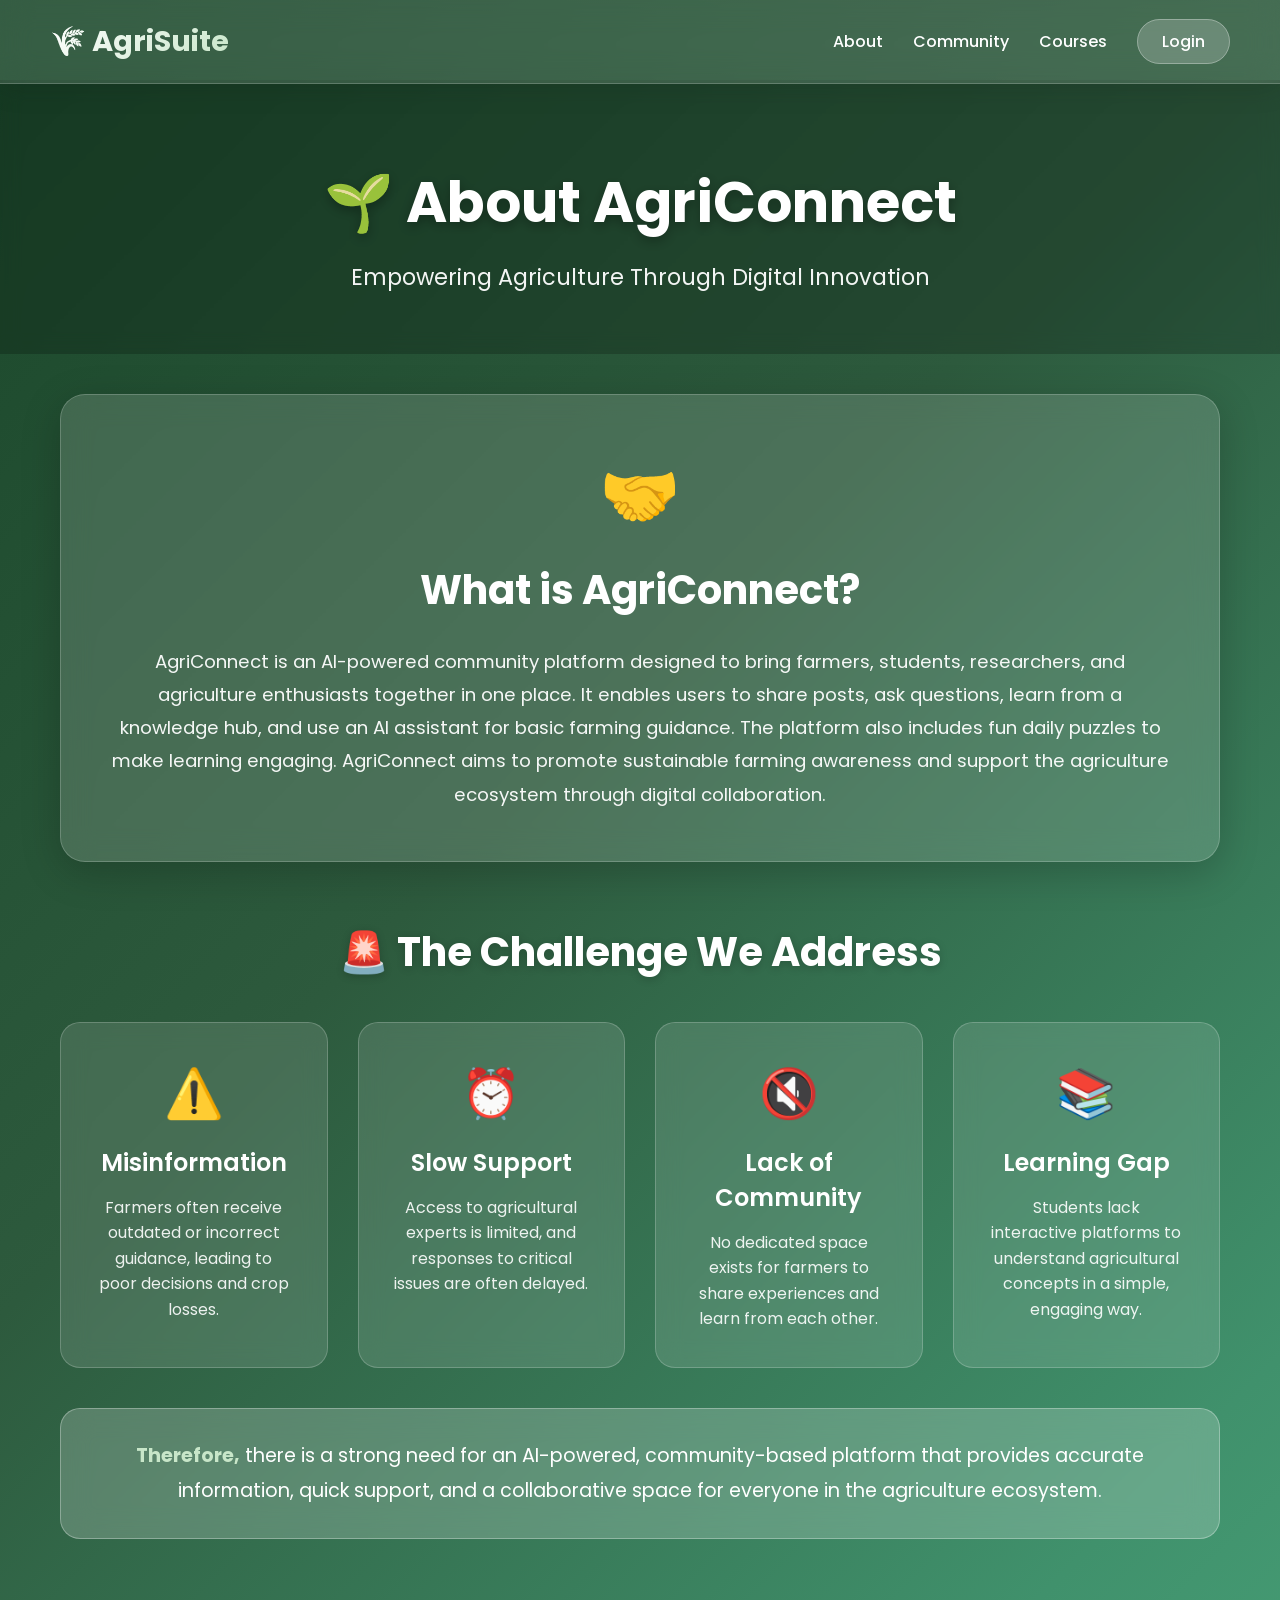
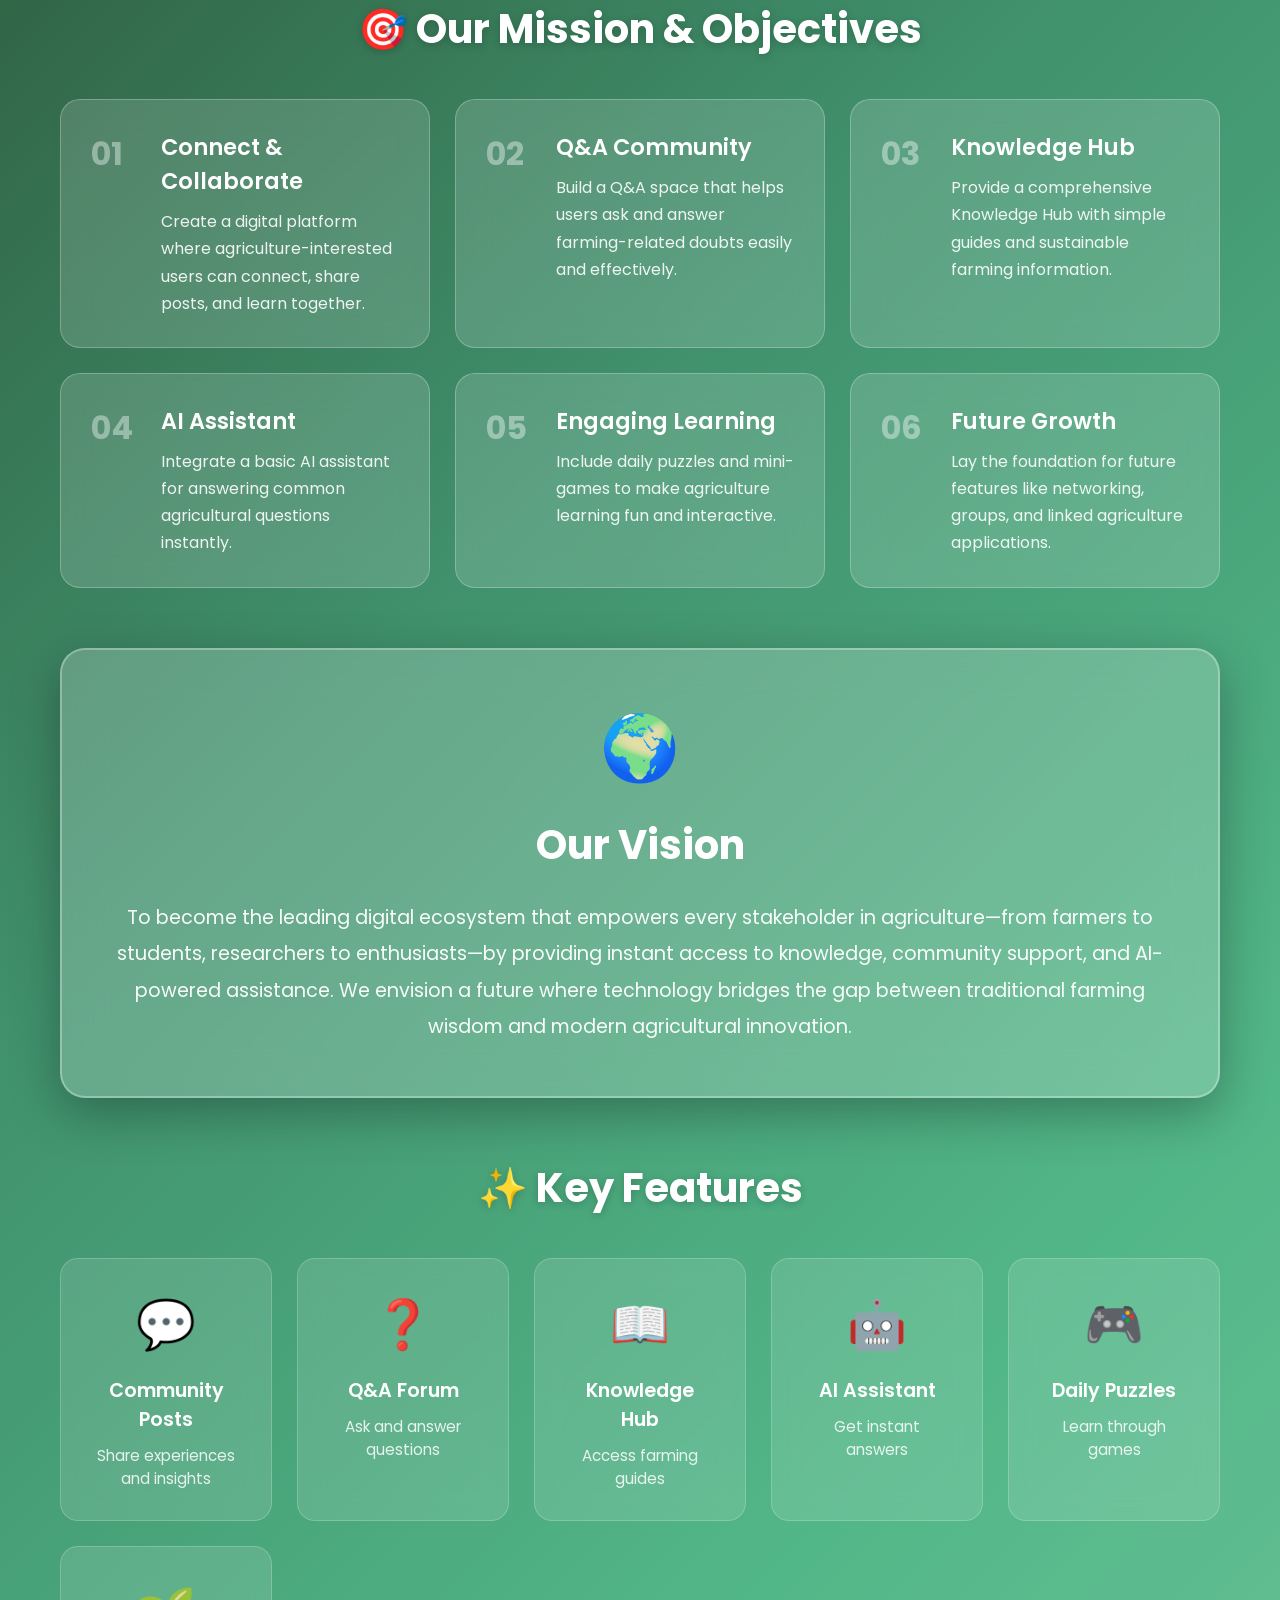
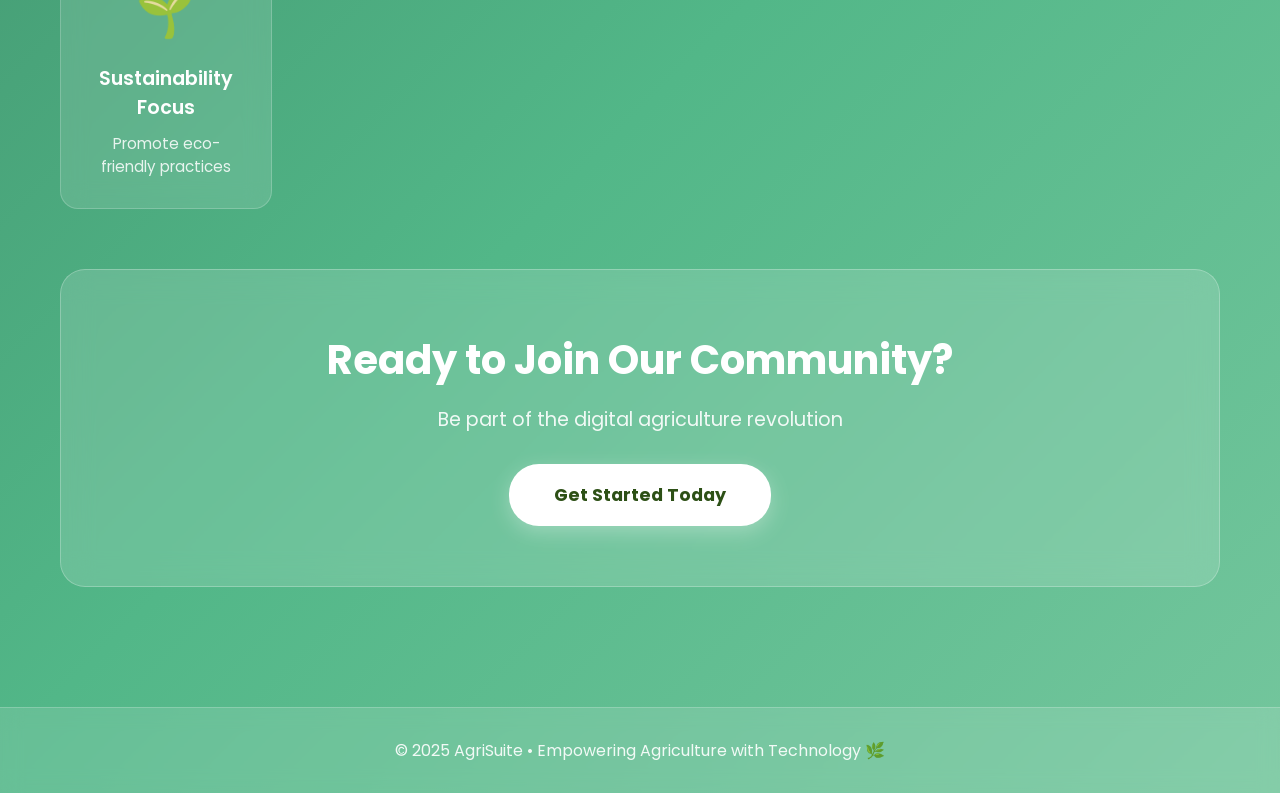
<file: index.html>
<!DOCTYPE html>
<html lang="en">
<head>
    <meta charset="UTF-8">
    <meta name="viewport" content="width=device-width, initial-scale=1.0">
    <title>AgriSuite – About Us</title>
    <link rel="stylesheet" href="style.css">
    <link href="https://fonts.googleapis.com/css2?family=Poppins:wght@300;400;600;700&display=swap" rel="stylesheet">
</head>

<body>

    <!-- NAVBAR -->
    <nav class="navbar" id="navbar">
        <div class="logo">🌾 AgriSuite</div>

        <ul class="nav-links">
            <li><a href="about.html">About</a></li>
            <li><a href="#">Community</a></li>
            <li><a href="#">Courses</a></li>
            <li><a href="login.html" class="login-btn">Login</a></li>
        </ul>
    </nav>

    <!-- HERO SECTION -->
    <section class="hero">
        <div class="hero-content">
            <h1>🌱 About AgriConnect</h1>
            <p>Empowering Agriculture Through Digital Innovation</p>
        </div>
    </section>

    <!-- MAIN CONTENT -->
    <div class="content-wrapper">

        <!-- INTRODUCTION -->
        <section class="intro-section">
            <div class="intro-card">
                <div class="icon-wrapper">
                    <span class="icon">🤝</span>
                </div>
                <h2>What is AgriConnect?</h2>
                <p>AgriConnect is an AI-powered community platform designed to bring farmers, students, researchers, and agriculture enthusiasts together in one place. It enables users to share posts, ask questions, learn from a knowledge hub, and use an AI assistant for basic farming guidance. The platform also includes fun daily puzzles to make learning engaging. AgriConnect aims to promote sustainable farming awareness and support the agriculture ecosystem through digital collaboration.</p>
            </div>
        </section>

        <!-- THE PROBLEM -->
        <section class="problem-section">
            <h2 class="section-title">🚨 The Challenge We Address</h2>
            <div class="problem-grid">
                <div class="problem-card">
                    <div class="problem-icon">⚠️</div>
                    <h3>Misinformation</h3>
                    <p>Farmers often receive outdated or incorrect guidance, leading to poor decisions and crop losses.</p>
                </div>
                <div class="problem-card">
                    <div class="problem-icon">⏰</div>
                    <h3>Slow Support</h3>
                    <p>Access to agricultural experts is limited, and responses to critical issues are often delayed.</p>
                </div>
                <div class="problem-card">
                    <div class="problem-icon">🔇</div>
                    <h3>Lack of Community</h3>
                    <p>No dedicated space exists for farmers to share experiences and learn from each other.</p>
                </div>
                <div class="problem-card">
                    <div class="problem-icon">📚</div>
                    <h3>Learning Gap</h3>
                    <p>Students lack interactive platforms to understand agricultural concepts in a simple, engaging way.</p>
                </div>
            </div>
            <div class="problem-summary">
                <p><strong>Therefore,</strong> there is a strong need for an AI-powered, community-based platform that provides accurate information, quick support, and a collaborative space for everyone in the agriculture ecosystem.</p>
            </div>
        </section>

        <!-- OUR MISSION -->
        <section class="mission-section">
            <h2 class="section-title">🎯 Our Mission & Objectives</h2>
            <div class="mission-grid">
                <div class="mission-card">
                    <div class="mission-number">01</div>
                    <div class="mission-content">
                        <h3>Connect & Collaborate</h3>
                        <p>Create a digital platform where agriculture-interested users can connect, share posts, and learn together.</p>
                    </div>
                </div>
                <div class="mission-card">
                    <div class="mission-number">02</div>
                    <div class="mission-content">
                        <h3>Q&A Community</h3>
                        <p>Build a Q&A space that helps users ask and answer farming-related doubts easily and effectively.</p>
                    </div>
                </div>
                <div class="mission-card">
                    <div class="mission-number">03</div>
                    <div class="mission-content">
                        <h3>Knowledge Hub</h3>
                        <p>Provide a comprehensive Knowledge Hub with simple guides and sustainable farming information.</p>
                    </div>
                </div>
                <div class="mission-card">
                    <div class="mission-number">04</div>
                    <div class="mission-content">
                        <h3>AI Assistant</h3>
                        <p>Integrate a basic AI assistant for answering common agricultural questions instantly.</p>
                    </div>
                </div>
                <div class="mission-card">
                    <div class="mission-number">05</div>
                    <div class="mission-content">
                        <h3>Engaging Learning</h3>
                        <p>Include daily puzzles and mini-games to make agriculture learning fun and interactive.</p>
                    </div>
                </div>
                <div class="mission-card">
                    <div class="mission-number">06</div>
                    <div class="mission-content">
                        <h3>Future Growth</h3>
                        <p>Lay the foundation for future features like networking, groups, and linked agriculture applications.</p>
                    </div>
                </div>
            </div>
        </section>

        <!-- VISION -->
        <section class="vision-section">
            <div class="vision-card">
                <div class="vision-icon">🌍</div>
                <h2>Our Vision</h2>
                <p>To become the leading digital ecosystem that empowers every stakeholder in agriculture—from farmers to students, researchers to enthusiasts—by providing instant access to knowledge, community support, and AI-powered assistance. We envision a future where technology bridges the gap between traditional farming wisdom and modern agricultural innovation.</p>
            </div>
        </section>

        <!-- FEATURES OVERVIEW -->
        <section class="features-section">
            <h2 class="section-title">✨ Key Features</h2>
            <div class="features-grid">
                <div class="feature-item">
                    <span class="feature-emoji">💬</span>
                    <h4>Community Posts</h4>
                    <p>Share experiences and insights</p>
                </div>
                <div class="feature-item">
                    <span class="feature-emoji">❓</span>
                    <h4>Q&A Forum</h4>
                    <p>Ask and answer questions</p>
                </div>
                <div class="feature-item">
                    <span class="feature-emoji">📖</span>
                    <h4>Knowledge Hub</h4>
                    <p>Access farming guides</p>
                </div>
                <div class="feature-item">
                    <span class="feature-emoji">🤖</span>
                    <h4>AI Assistant</h4>
                    <p>Get instant answers</p>
                </div>
                <div class="feature-item">
                    <span class="feature-emoji">🎮</span>
                    <h4>Daily Puzzles</h4>
                    <p>Learn through games</p>
                </div>
                <div class="feature-item">
                    <span class="feature-emoji">🌱</span>
                    <h4>Sustainability Focus</h4>
                    <p>Promote eco-friendly practices</p>
                </div>
            </div>
        </section>

        <!-- CTA SECTION -->
        <section class="cta-section">
            <h2>Ready to Join Our Community?</h2>
            <p>Be part of the digital agriculture revolution</p>
            <a href="login.html" class="cta-btn">Get Started Today</a>
        </section>

    </div>

    <!-- FOOTER -->
    <footer>
        <p>© 2025 AgriSuite • Empowering Agriculture with Technology 🌿</p>
    </footer>

    <!-- SCRIPT -->
    <script src="script.js"></script>

</body>
</html>
</file>
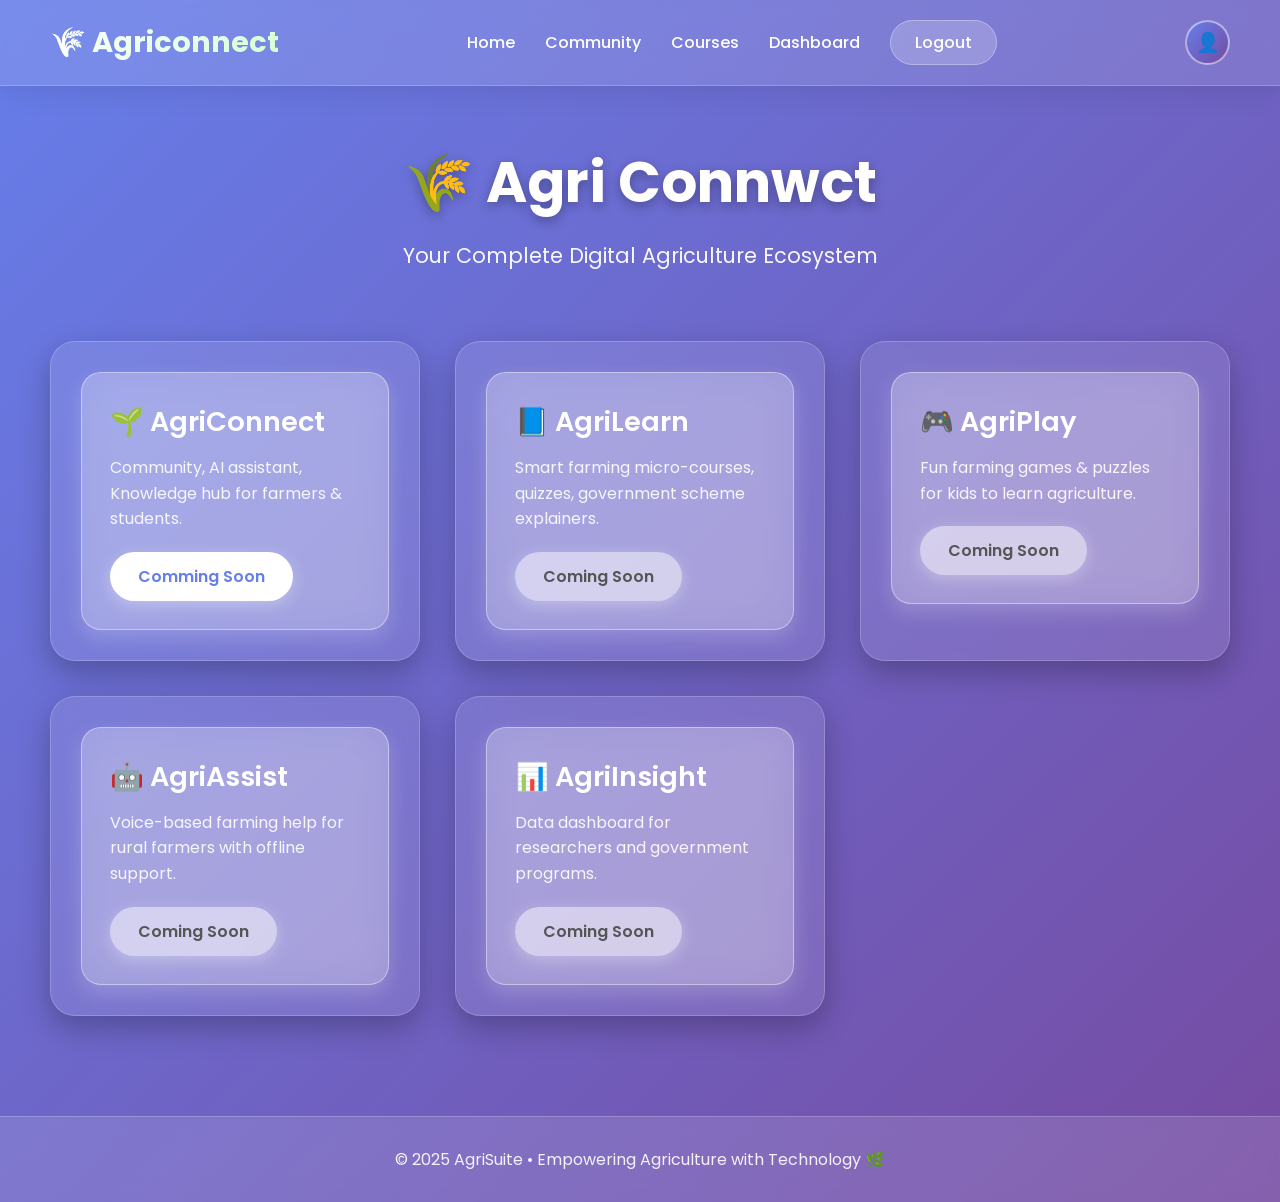
<file: home.html>
<!DOCTYPE html>
<html lang="en">
<head>
    <meta charset="UTF-8">
    <meta name="viewport" content="width=device-width, initial-scale=1.0">
    <title>AgriSuite – Home</title>
    <link rel="stylesheet" href="home.css">
    <link href="https://fonts.googleapis.com/css2?family=Poppins:wght@300;400;600;700&display=swap" rel="stylesheet">
</head>

<body>

    <!-- NAVBAR -->
    <nav class="navbar" id="navbar">
        <div class="logo">🌾 Agriconnect</div>

        <ul class="nav-links">
            <li><a href="#">Home</a></li>
            <li><a href="#">Community</a></li>
            <li><a href="#">Courses</a></li>
            <li><a href="#">Dashboard</a></li>
            <li><a href="login.html" class="logout-btn">Logout</a></li>
        </ul>

        <div class="profile">
            <div class="profile-icon" id="profileBtn">👤</div>
            <div class="dropdown" id="profileDropdown">
                <a href="#">My Profile</a>
                <a href="#">Settings</a>
                <a href="login.html" class="logout">Logout</a>
            </div>
        </div>
    </nav>

    <!-- HEADER -->
    <header>
        <h1>🌾 Agri Connwct</h1>
        <p>Your Complete Digital Agriculture Ecosystem</p>
    </header>

    <!-- MAIN CARDS WITH DOUBLE GLASS -->
    <div class="container">

        <div class="glass-card">
            <div class="inner-box">
                <h2>🌱 AgriConnect</h2>
                <p>Community, AI assistant, Knowledge hub for farmers & students.</p>
                <a href="#" class="btn">Comming Soon</a>
            </div>
        </div>

        <div class="glass-card">
            <div class="inner-box">
                <h2>📘 AgriLearn</h2>
                <p>Smart farming micro-courses, quizzes, government scheme explainers.</p>
                <a href="#" class="btn coming">Coming Soon</a>
            </div>
        </div>

        <div class="glass-card">
            <div class="inner-box">
                <h2>🎮 AgriPlay</h2>
                <p>Fun farming games & puzzles for kids to learn agriculture.</p>
                <a href="#" class="btn coming">Coming Soon</a>
            </div>
        </div>

        <div class="glass-card">
            <div class="inner-box">
                <h2>🤖 AgriAssist</h2>
                <p>Voice-based farming help for rural farmers with offline support.</p>
                <a href="#" class="btn coming">Coming Soon</a>
            </div>
        </div>

        <div class="glass-card">
            <div class="inner-box">
                <h2>📊 AgriInsight</h2>
                <p>Data dashboard for researchers and government programs.</p>
                <a href="#" class="btn coming">Coming Soon</a>
            </div>
        </div>

    </div>

    <!-- FOOTER -->
    <footer>
        <p>© 2025 AgriSuite • Empowering Agriculture with Technology 🌿</p>
    </footer>

    <!-- SCRIPTS -->
    <script src="home.js"></script>

</body>
</html>
</file>
<file: style.css>
/* ===== RESET ===== */
* {
    margin: 0;
    padding: 0;
    box-sizing: border-box;
    font-family: "Poppins", sans-serif;
}

/* ===== BACKGROUND ===== */
body {
    background: linear-gradient(135deg, #1a472a 0%, #2d5a3d 25%, #40916c 50%, #52b788 75%, #74c69d 100%);
    min-height: 100vh;
    color: #fff;
}

/* ===== NAVBAR ===== */
.navbar {
    display: flex;
    justify-content: space-between;
    align-items: center;
    padding: 20px 50px;
    background: rgba(255, 255, 255, 0.12);
    backdrop-filter: blur(15px);
    position: fixed;
    top: 0;
    left: 0;
    right: 0;
    z-index: 100;
    border-bottom: 1px solid rgba(255, 255, 255, 0.2);
    box-shadow: 0 4px 30px rgba(0, 0, 0, 0.1);
    transition: transform 0.4s ease, background 0.3s ease, padding 0.3s ease;
}

.navbar.hidden {
    transform: translateY(-100%);
}

.navbar.scrolled {
    background: rgba(255, 255, 255, 0.18);
    padding: 15px 50px;
    box-shadow: 0 8px 40px rgba(0, 0, 0, 0.15);
}

.logo {
    font-size: 1.8rem;
    font-weight: 700;
    background: linear-gradient(135deg, #fff 0%, #c8e6c9 100%);
    -webkit-background-clip: text;
    -webkit-text-fill-color: transparent;
    background-clip: text;
}

.nav-links {
    list-style: none;
    display: flex;
    gap: 30px;
    align-items: center;
}

.nav-links a {
    text-decoration: none;
    color: #fff;
    font-weight: 500;
    transition: all 0.3s;
    position: relative;
    padding: 8px 0;
}

.nav-links a::after {
    content: '';
    position: absolute;
    bottom: 0;
    left: 0;
    width: 0;
    height: 2px;
    background: #c8e6c9;
    transition: width 0.3s ease;
}

.nav-links a:hover::after {
    width: 100%;
}

.nav-links a:hover {
    color: #c8e6c9;
}

/* LOGIN BUTTON IN NAV */
.login-btn {
    background: rgba(255, 255, 255, 0.2);
    padding: 10px 24px !important;
    border-radius: 25px;
    border: 1px solid rgba(255, 255, 255, 0.3);
    transition: all 0.3s;
}

.login-btn:hover {
    background: rgba(255, 255, 255, 0.3);
    transform: scale(1.05);
    box-shadow: 0 4px 15px rgba(255, 255, 255, 0.2);
}

.login-btn::after {
    display: none;
}

/* ===== HERO SECTION ===== */
.hero {
    margin-top: 80px;
    padding: 80px 20px 60px;
    text-align: center;
    background: rgba(0, 0, 0, 0.2);
    backdrop-filter: blur(10px);
}

.hero-content h1 {
    font-size: 3.5rem;
    font-weight: 700;
    margin-bottom: 15px;
    text-shadow: 0 4px 12px rgba(0, 0, 0, 0.3);
    animation: fadeInDown 0.8s ease;
}

.hero-content p {
    font-size: 1.4rem;
    opacity: 0.95;
    animation: fadeInUp 0.8s ease;
}

@keyframes fadeInDown {
    from {
        opacity: 0;
        transform: translateY(-30px);
    }
    to {
        opacity: 1;
        transform: translateY(0);
    }
}

@keyframes fadeInUp {
    from {
        opacity: 0;
        transform: translateY(30px);
    }
    to {
        opacity: 1;
        transform: translateY(0);
    }
}

/* ===== CONTENT WRAPPER ===== */
.content-wrapper {
    max-width: 1200px;
    margin: 0 auto;
    padding: 40px 20px;
}

/* ===== INTRODUCTION SECTION ===== */
.intro-section {
    margin-bottom: 60px;
}

.intro-card {
    background: rgba(255, 255, 255, 0.15);
    backdrop-filter: blur(15px);
    border-radius: 25px;
    padding: 50px;
    text-align: center;
    border: 1px solid rgba(255, 255, 255, 0.2);
    box-shadow: 0 10px 40px rgba(0, 0, 0, 0.2);
}

.icon-wrapper {
    margin-bottom: 20px;
}

.icon {
    font-size: 4rem;
}

.intro-card h2 {
    font-size: 2.5rem;
    margin-bottom: 25px;
    font-weight: 700;
}

.intro-card p {
    font-size: 1.15rem;
    line-height: 1.8;
    opacity: 0.95;
}

/* ===== SECTION TITLE ===== */
.section-title {
    font-size: 2.5rem;
    text-align: center;
    margin-bottom: 40px;
    font-weight: 700;
    text-shadow: 0 2px 8px rgba(0, 0, 0, 0.2);
}

/* ===== PROBLEM SECTION ===== */
.problem-section {
    margin-bottom: 60px;
}

.problem-grid {
    display: grid;
    grid-template-columns: repeat(auto-fit, minmax(250px, 1fr));
    gap: 30px;
    margin-bottom: 40px;
}

.problem-card {
    background: rgba(255, 255, 255, 0.12);
    backdrop-filter: blur(12px);
    border-radius: 20px;
    padding: 35px;
    text-align: center;
    border: 1px solid rgba(255, 255, 255, 0.2);
    transition: all 0.3s ease;
}

.problem-card:hover {
    transform: translateY(-10px);
    background: rgba(255, 255, 255, 0.18);
    box-shadow: 0 15px 40px rgba(0, 0, 0, 0.3);
}

.problem-icon {
    font-size: 3rem;
    margin-bottom: 15px;
}

.problem-card h3 {
    font-size: 1.5rem;
    margin-bottom: 15px;
    font-weight: 600;
}

.problem-card p {
    font-size: 1rem;
    line-height: 1.6;
    opacity: 0.9;
}

.problem-summary {
    background: rgba(255, 255, 255, 0.2);
    backdrop-filter: blur(15px);
    border-radius: 20px;
    padding: 30px 40px;
    text-align: center;
    border: 1px solid rgba(255, 255, 255, 0.3);
}

.problem-summary p {
    font-size: 1.2rem;
    line-height: 1.8;
}

.problem-summary strong {
    color: #c8e6c9;
    font-weight: 700;
}

/* ===== MISSION SECTION ===== */
.mission-section {
    margin-bottom: 60px;
}

.mission-grid {
    display: grid;
    grid-template-columns: repeat(auto-fit, minmax(320px, 1fr));
    gap: 25px;
}

.mission-card {
    background: rgba(255, 255, 255, 0.15);
    backdrop-filter: blur(15px);
    border-radius: 20px;
    padding: 30px;
    border: 1px solid rgba(255, 255, 255, 0.25);
    display: flex;
    gap: 20px;
    transition: all 0.3s ease;
}

.mission-card:hover {
    transform: translateX(10px);
    background: rgba(255, 255, 255, 0.2);
    box-shadow: 0 10px 30px rgba(0, 0, 0, 0.3);
}

.mission-number {
    font-size: 2rem;
    font-weight: 700;
    color: rgba(255, 255, 255, 0.4);
    min-width: 50px;
}

.mission-content h3 {
    font-size: 1.4rem;
    margin-bottom: 10px;
    font-weight: 600;
}

.mission-content p {
    font-size: 1rem;
    line-height: 1.7;
    opacity: 0.9;
}

/* ===== VISION SECTION ===== */
.vision-section {
    margin-bottom: 60px;
}

.vision-card {
    background: rgba(255, 255, 255, 0.2);
    backdrop-filter: blur(20px);
    border-radius: 25px;
    padding: 50px;
    text-align: center;
    border: 2px solid rgba(255, 255, 255, 0.3);
    box-shadow: 0 15px 50px rgba(0, 0, 0, 0.3);
}

.vision-icon {
    font-size: 4rem;
    margin-bottom: 20px;
}

.vision-card h2 {
    font-size: 2.5rem;
    margin-bottom: 25px;
    font-weight: 700;
}

.vision-card p {
    font-size: 1.2rem;
    line-height: 1.9;
    opacity: 0.95;
}

/* ===== FEATURES SECTION ===== */
.features-section {
    margin-bottom: 60px;
}

.features-grid {
    display: grid;
    grid-template-columns: repeat(auto-fit, minmax(200px, 1fr));
    gap: 25px;
}

.feature-item {
    background: rgba(255, 255, 255, 0.12);
    backdrop-filter: blur(12px);
    border-radius: 18px;
    padding: 30px;
    text-align: center;
    border: 1px solid rgba(255, 255, 255, 0.2);
    transition: all 0.3s ease;
}

.feature-item:hover {
    transform: scale(1.05);
    background: rgba(255, 255, 255, 0.18);
    box-shadow: 0 10px 30px rgba(0, 0, 0, 0.3);
}

.feature-emoji {
    font-size: 3rem;
    display: block;
    margin-bottom: 15px;
}

.feature-item h4 {
    font-size: 1.2rem;
    margin-bottom: 10px;
    font-weight: 600;
}

.feature-item p {
    font-size: 0.95rem;
    opacity: 0.85;
}

/* ===== CTA SECTION ===== */
.cta-section {
    text-align: center;
    padding: 60px 30px;
    background: rgba(255, 255, 255, 0.15);
    backdrop-filter: blur(15px);
    border-radius: 25px;
    margin-bottom: 40px;
    border: 1px solid rgba(255, 255, 255, 0.25);
}

.cta-section h2 {
    font-size: 2.5rem;
    margin-bottom: 15px;
    font-weight: 700;
}

.cta-section p {
    font-size: 1.2rem;
    margin-bottom: 30px;
    opacity: 0.9;
}

.cta-btn {
    display: inline-block;
    padding: 18px 45px;
    background: #ffffff;
    color: #2d5016;
    text-decoration: none;
    border-radius: 30px;
    font-weight: 700;
    font-size: 1.1rem;
    transition: all 0.3s ease;
    box-shadow: 0 6px 20px rgba(255, 255, 255, 0.3);
}

.cta-btn:hover {
    background: #c8e6c9;
    transform: scale(1.1);
    box-shadow: 0 8px 30px rgba(255, 255, 255, 0.5);
}

/* ===== FOOTER ===== */
footer {
    text-align: center;
    padding: 30px;
    background: rgba(255, 255, 255, 0.12);
    backdrop-filter: blur(10px);
    border-top: 1px solid rgba(255, 255, 255, 0.2);
    margin-top: 40px;
}

footer p {
    opacity: 0.9;
}

/* ===== RESPONSIVE ===== */
@media (max-width: 768px) {
    .navbar {
        padding: 15px 25px;
    }

    .nav-links {
        gap: 15px;
        font-size: 0.9rem;
    }

    .login-btn {
        padding: 8px 16px !important;
        font-size: 0.85rem;
    }

    .hero-content h1 {
        font-size: 2.5rem;
    }

    .hero-content p {
        font-size: 1.1rem;
    }

    .intro-card {
        padding: 30px;
    }

    .intro-card h2 {
        font-size: 2rem;
    }

    .section-title {
        font-size: 2rem;
    }

    .problem-grid,
    .mission-grid,
    .features-grid {
        grid-template-columns: 1fr;
    }

    .mission-card {
        flex-direction: column;
    }

    .vision-card {
        padding: 30px;
    }
}
</file>
<file: home.css>
/* ===== RESET ===== */
* {
    margin: 0;
    padding: 0;
    box-sizing: border-box;
    font-family: "Poppins", sans-serif;
}

/* ===== BACKGROUND ===== */
body {
    background: linear-gradient(135deg, #667eea 0%, #764ba2 100%);
    min-height: 100vh;
    color: #fff;
}

/* ===== NAVBAR ===== */
.navbar {
    display: flex;
    justify-content: space-between;
    align-items: center;
    padding: 20px 50px;
    background: rgba(255, 255, 255, 0.12);
    backdrop-filter: blur(15px);
    position: fixed;
    top: 0;
    left: 0;
    right: 0;
    z-index: 100;
    border-bottom: 1px solid rgba(255, 255, 255, 0.2);
    box-shadow: 0 4px 30px rgba(0, 0, 0, 0.1);
    transition: transform 0.4s ease, background 0.3s ease, padding 0.3s ease;
}

.navbar.hidden {
    transform: translateY(-100%);
}

.navbar.scrolled {
    background: rgba(255, 255, 255, 0.18);
    padding: 15px 50px;
    box-shadow: 0 8px 40px rgba(0, 0, 0, 0.15);
}

.logo {
    font-size: 1.8rem;
    font-weight: 700;
    background: linear-gradient(135deg, #fff 0%, #d4ffd4 100%);
    -webkit-background-clip: text;
    -webkit-text-fill-color: transparent;
    background-clip: text;
}

.nav-links {
    list-style: none;
    display: flex;
    gap: 30px;
    align-items: center;
}

.nav-links a {
    text-decoration: none;
    color: #fff;
    font-weight: 500;
    transition: all 0.3s;
    position: relative;
    padding: 8px 0;
}

.nav-links a::after {
    content: '';
    position: absolute;
    bottom: 0;
    left: 0;
    width: 0;
    height: 2px;
    background: #d4ffd4;
    transition: width 0.3s ease;
}

.nav-links a:hover::after {
    width: 100%;
}

.nav-links a:hover {
    color: #d4ffd4;
}

/* LOGOUT BUTTON IN NAV */
.logout-btn {
    background: rgba(255, 255, 255, 0.2);
    padding: 10px 24px !important;
    border-radius: 25px;
    border: 1px solid rgba(255, 255, 255, 0.3);
    transition: all 0.3s;
}

.logout-btn:hover {
    background: rgba(255, 255, 255, 0.3);
    transform: scale(1.05);
    box-shadow: 0 4px 15px rgba(255, 255, 255, 0.2);
}

.logout-btn::after {
    display: none;
}

/* PROFILE DROPDOWN */
.profile {
    position: relative;
}

.profile-icon {
    width: 45px;
    height: 45px;
    border-radius: 50%;
    cursor: pointer;
    border: 2px solid rgba(255, 255, 255, 0.5);
    transition: all 0.3s;
    background: linear-gradient(135deg, #667eea 0%, #764ba2 100%);
    display: flex;
    align-items: center;
    justify-content: center;
    font-size: 1.2rem;
}

.profile-icon:hover {
    border-color: #d4ffd4;
    transform: scale(1.1);
    box-shadow: 0 0 20px rgba(212, 255, 212, 0.4);
}

.dropdown {
    position: absolute;
    right: 0;
    top: 60px;
    display: none;
    flex-direction: column;
    background: rgba(255, 255, 255, 0.15);
    padding: 15px;
    border-radius: 15px;
    backdrop-filter: blur(20px);
    border: 1px solid rgba(255, 255, 255, 0.2);
    box-shadow: 0 8px 32px rgba(0, 0, 0, 0.2);
    min-width: 180px;
}

.dropdown a {
    color: #fff;
    margin: 8px 0;
    text-decoration: none;
    padding: 10px 15px;
    border-radius: 8px;
    transition: 0.3s;
    font-size: 0.95rem;
}

.dropdown a:hover {
    background: rgba(255, 255, 255, 0.2);
    transform: translateX(5px);
}

.dropdown .logout {
    border-top: 1px solid rgba(255, 255, 255, 0.2);
    margin-top: 8px;
    padding-top: 15px;
    color: #ffcdd2;
}

.dropdown.open {
    display: flex;
}

/* ===== HEADER ===== */
header {
    text-align: center;
    margin-top: 140px;
    margin-bottom: 30px;
    padding: 0 20px;
}

header h1 {
    font-size: 3.5rem;
    font-weight: 700;
    text-shadow: 0px 4px 12px rgba(0, 0, 0, 0.3);
    margin-bottom: 15px;
    animation: fadeInDown 0.8s ease;
}

header p {
    font-size: 1.3rem;
    opacity: 0.95;
    animation: fadeInUp 0.8s ease;
}

@keyframes fadeInDown {
    from {
        opacity: 0;
        transform: translateY(-30px);
    }
    to {
        opacity: 1;
        transform: translateY(0);
    }
}

@keyframes fadeInUp {
    from {
        opacity: 0;
        transform: translateY(30px);
    }
    to {
        opacity: 1;
        transform: translateY(0);
    }
}

/* ===== GRID ===== */
.container {
    display: grid;
    grid-template-columns: repeat(auto-fit, minmax(320px, 1fr));
    gap: 35px;
    padding: 40px 50px;
    max-width: 1400px;
    margin: 0 auto;
}

/* ===== OUTER GLASS CARD ===== */
.glass-card {
    background: rgba(255, 255, 255, 0.1);
    border-radius: 25px;
    padding: 30px;
    backdrop-filter: blur(12px);
    box-shadow: 0 12px 30px rgba(0, 0, 0, 0.25);
    transition: all 0.4s ease;
    border: 1px solid rgba(255, 255, 255, 0.2);
}

.glass-card:hover {
    transform: translateY(-12px) scale(1.03);
    background: rgba(255, 255, 255, 0.15);
    box-shadow: 0 20px 50px rgba(0, 0, 0, 0.35);
}

/* ===== INNER GLOW BOX ===== */
.inner-box {
    background: rgba(255, 255, 255, 0.25);
    border-radius: 20px;
    padding: 28px;
    backdrop-filter: blur(20px);
    border: 1px solid rgba(255, 255, 255, 0.4);
    box-shadow: 0 8px 20px rgba(255, 255, 255, 0.2);
    transition: all 0.4s ease;
}

.glass-card:hover .inner-box {
    box-shadow: 0 0 25px rgba(255, 255, 255, 0.5);
    transform: scale(1.02);
}

/* ===== TEXT ===== */
.inner-box h2 {
    font-size: 1.7rem;
    margin-bottom: 12px;
    font-weight: 600;
}

.inner-box p {
    margin-bottom: 20px;
    opacity: 0.9;
    line-height: 1.6;
}

/* ===== BUTTON ===== */
.btn {
    text-decoration: none;
    padding: 12px 28px;
    background: #ffffff;
    color: #667eea;
    border-radius: 25px;
    font-weight: 600;
    display: inline-block;
    transition: all 0.3s;
    box-shadow: 0 4px 15px rgba(255, 255, 255, 0.3);
}

.btn:hover {
    background: #f0f0ff;
    transform: scale(1.08);
    box-shadow: 0 6px 20px rgba(255, 255, 255, 0.4);
}

.coming {
    background: rgba(255, 255, 255, 0.5) !important;
    color: #555;
    cursor: not-allowed;
}

.coming:hover {
    transform: scale(1) !important;
}

/* ===== FOOTER ===== */
footer {
    text-align: center;
    padding: 30px;
    margin-top: 60px;
    background: rgba(255, 255, 255, 0.12);
    backdrop-filter: blur(10px);
    border-top: 1px solid rgba(255, 255, 255, 0.2);
}

footer p {
    opacity: 0.9;
}

/* Mobile Responsive */
@media (max-width: 768px) {
    .navbar {
        padding: 15px 25px;
    }

    .nav-links {
        gap: 15px;
        font-size: 0.9rem;
    }

    .logout-btn {
        padding: 8px 16px !important;
        font-size: 0.85rem;
    }

    header h1 {
        font-size: 2.5rem;
    }

    .container {
        padding: 30px 25px;
        gap: 25px;
    }
}
</file>
